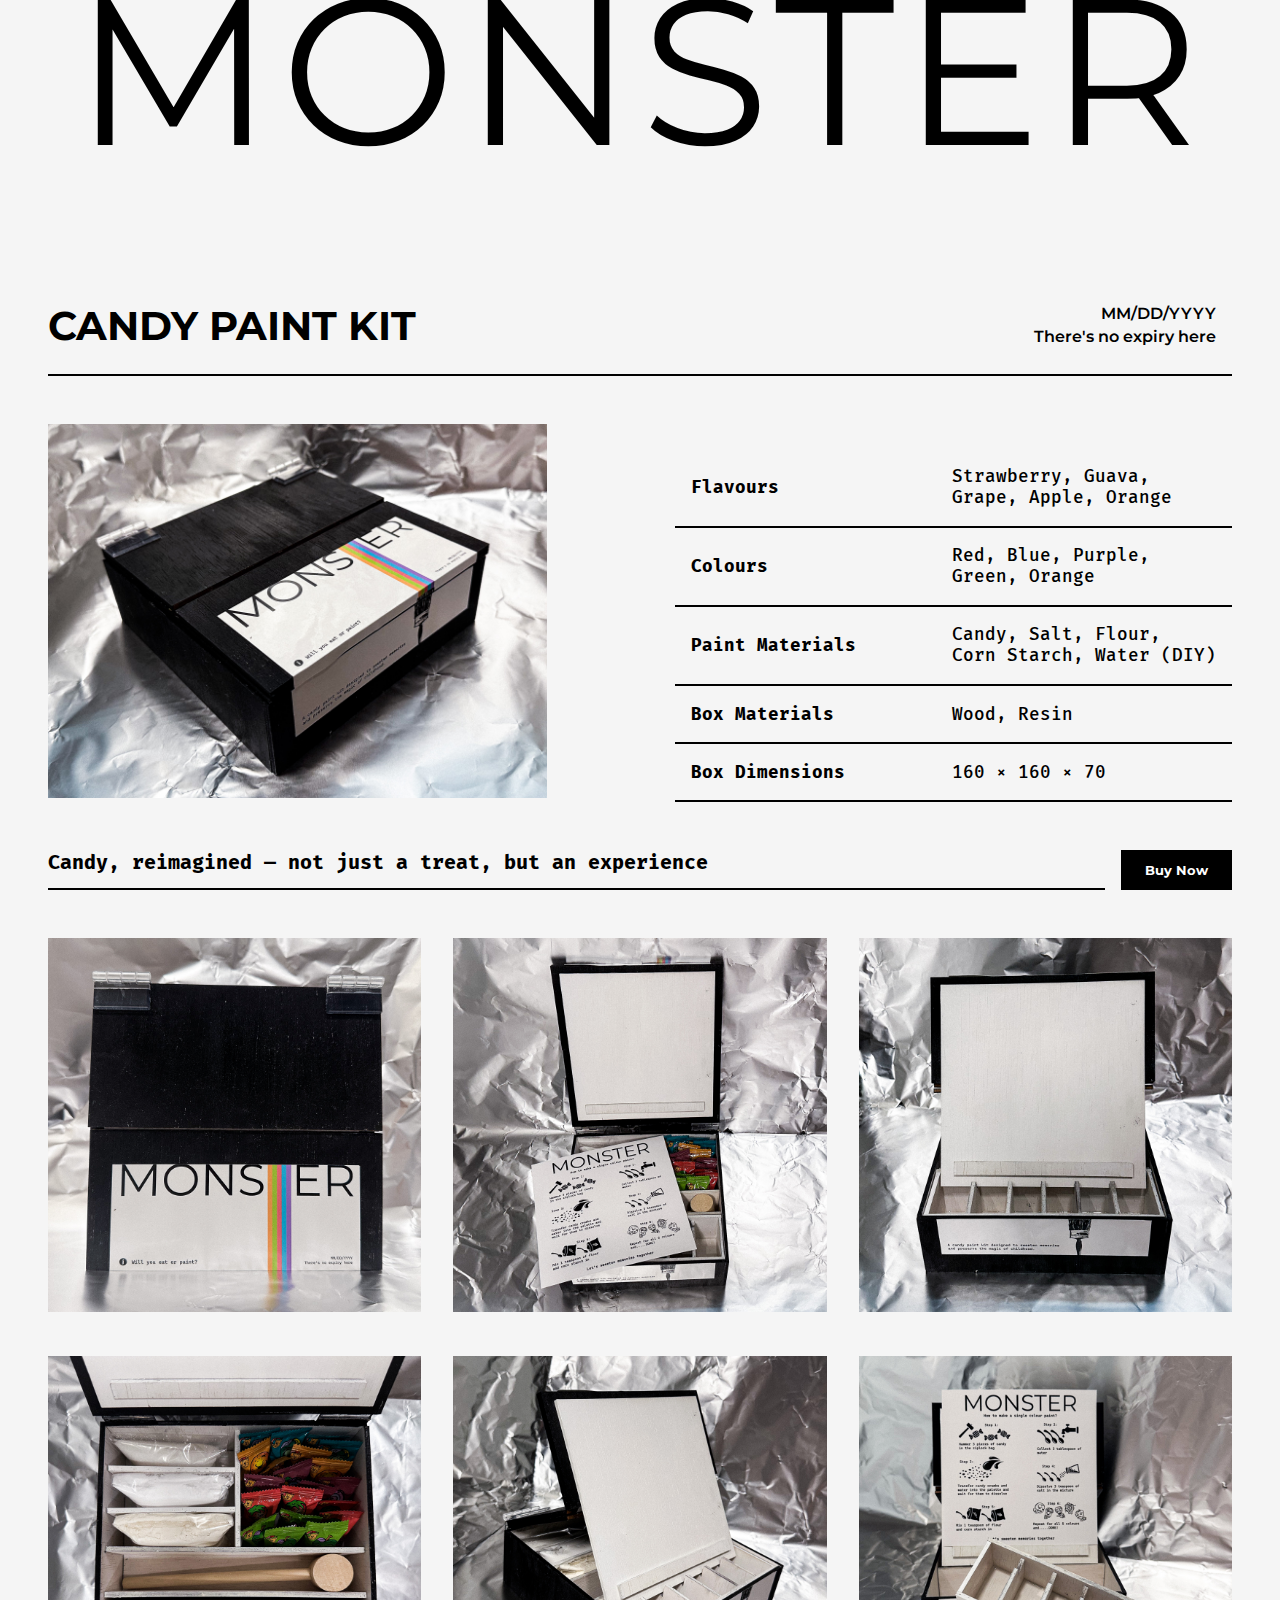
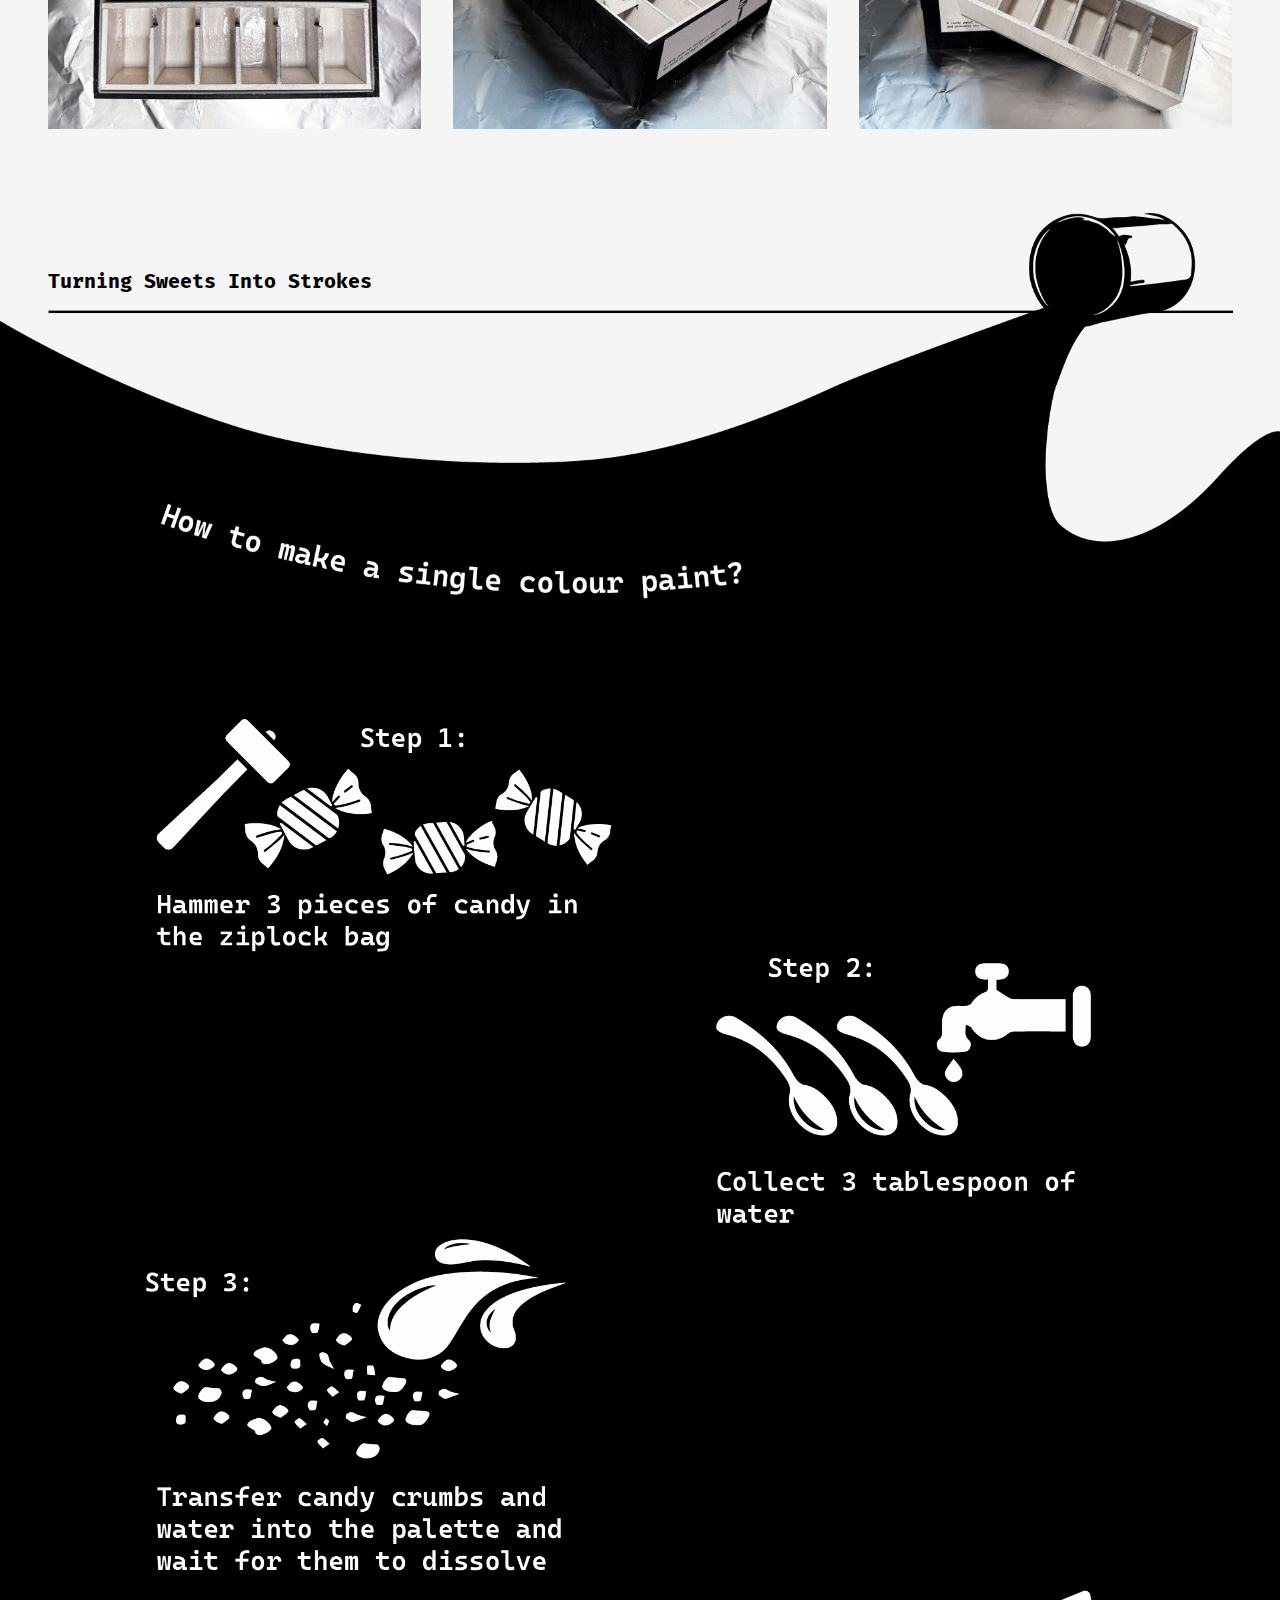
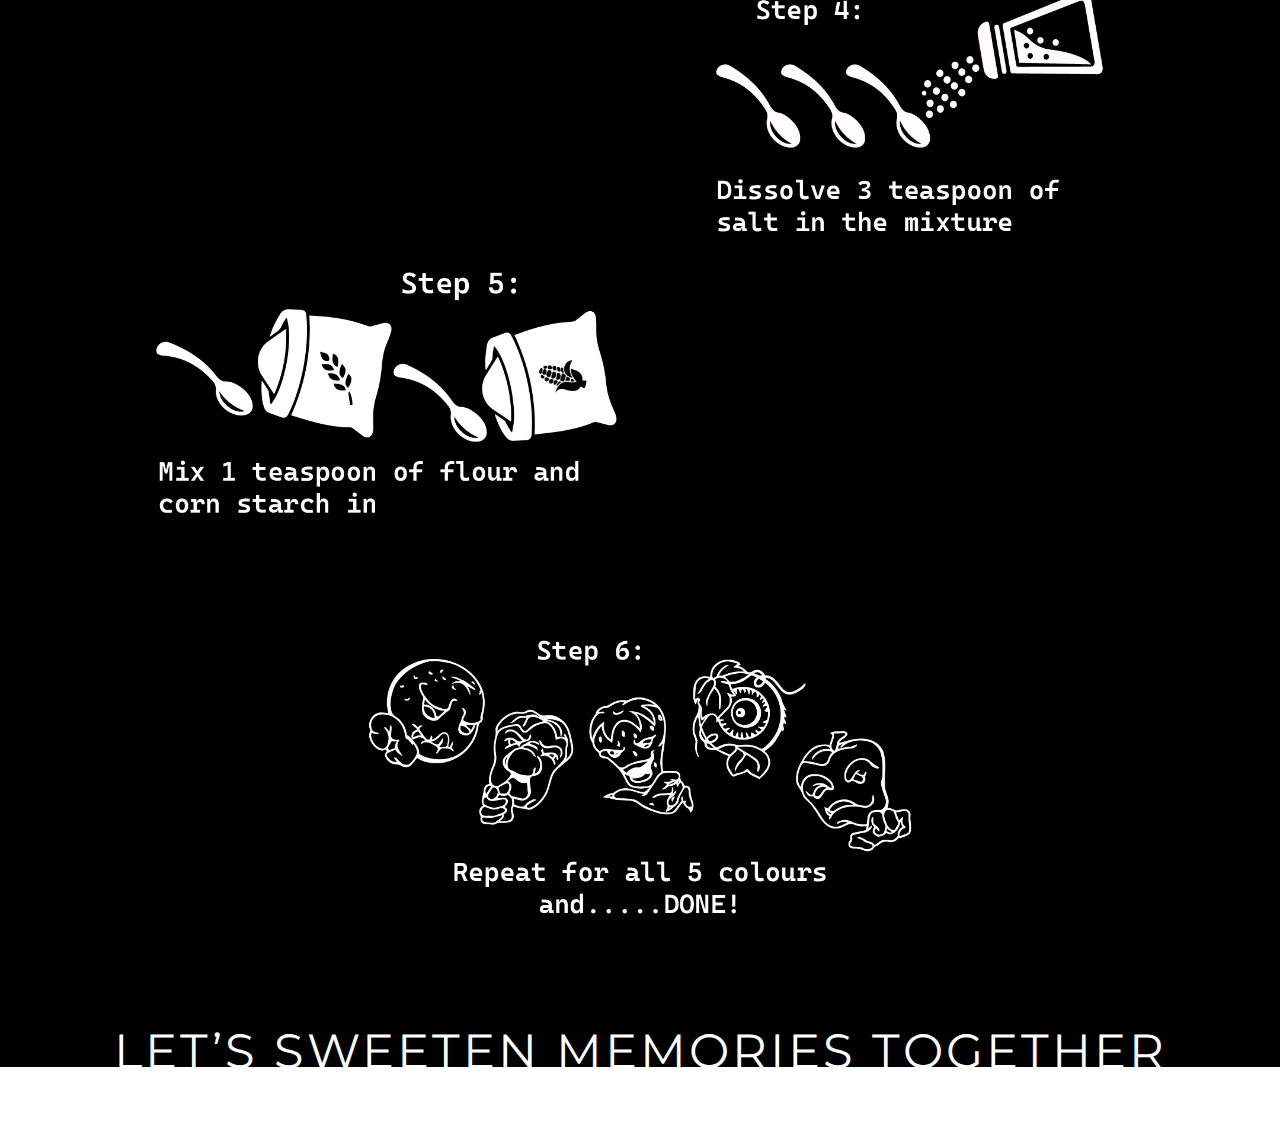
<file: purchase.html>
<!DOCTYPE html>
<html lang="en">
<head>
  <meta charset="UTF-8" />
  <meta name="viewport" content="width=device-width, initial-scale=1.0"/>
  <title>Candy Paint Kit</title>
  <link rel="stylesheet" href="css/style.css" />
  <link href="https://fonts.googleapis.com/css2?family=Montserrat:wght@400;700&display=swap" rel="stylesheet">
</head>
<body id="purchase-page">

  <header class="header">
    <h1 class="logo">MONSTER</h1>
  </header>

  <main class="content">

    <!-- Product Title & Date -->
    <section class="title-section">
        <div class="title-row">
          <div class="left-title">
            <h2>CANDY PAINT KIT</h2>
          </div>
          <div class="right-date">
            <p>MM/DD/YYYY<br>There's no expiry here</p>
          </div>
        </div>
        <hr class="section-divider" />
      </section>

    <!-- Main Product Image & Info -->
    <div class="wrapper">
        <section class="product-section">
          <div class="product-image">
            <img src="images/box.jpg" alt="Candy Paint Kit Box"/>
          </div>
          <div class="product-info">
            <table>
              <tr><td><strong>Flavours</strong></td><td>Strawberry, Guava,<br class="desktop-only"> Grape, Apple, Orange</td></tr>
              <tr><td><strong>Colours</strong></td><td>Red, Blue, Purple, <br class="desktop-only">Green, Orange</td></tr>
              <tr><td><strong>Paint Materials</strong></td><td>Candy, Salt, Flour, <br class="desktop-only">Corn Starch, Water (DIY)</td></tr>
              <tr><td><strong>Box Materials</strong></td><td>Wood, Resin</td></tr>
              <tr><td><strong>Box Dimensions</strong></td><td>160 × 160 × 70</td></tr>
            </table>
          </div>
        </section>
      </div> <!-- ✅ wrapper ends here -->

    <!-- Tagline + Button -->
    <section class="cta-section">
        <p>Candy, reimagined — not just a treat, but an experience</p>
      
        <div class="btn-line-wrapper">
          <hr class="btn-line" />
          <button class="buy-btn">Buy Now</button>
        </div>
      </section>

    <!-- Image Gallery -->
    <section class="gallery">
      <div class="gallery-item"><img src="images/top.jpg" alt="Top"><p></p></div>
      <div class="gallery-item"><img src="images/front.jpg" alt="Front"><p></p></div>
      <div class="gallery-item"><img src="images/side.jpg" alt="Side"><p></p></div>
      <div class="gallery-item"><img src="images/demo1.jpg" alt="Demo"><p></p></div>
      <div class="gallery-item"><img src="images/demo2.jpg" alt="Demo"><p></p></div>
      <div class="gallery-item"><img src="images/demo3.jpg" alt="Demo"><p></p></div>
      
    </section>

    <p class="line-title">Turning Sweets Into Strokes</p>

    <div class="full-width-image">
      <div class="line-title-wrapper">
        <hr class="curve-top-line">
      </div>
      <img src="images/curve2.png" class="curve-divider" />
    </div>
  


   <!-- SECTION: Candy Paint Instructions -->
   <section class="instructions-section">
  
    <!-- Replaced Steps Grid + Faces with one image -->
    <div class="steps-image-wrapper">
      <img src="images/steps.png" alt="Candy Paint Instructions" class="steps-full-img">
    </div>
  
  </section>
  <header class="ender">
    <h1 class="ending">LET’S SWEETEN MEMORIES TOGETHER</h1>
  </header>

  <div class="back-home-wrapper">
    <a href="index.html" class="back-home-btn"> Back to Home</a>
  </div>


  </main>

</body>
</html>
</file>
<file: css/style.css>
@import url('https://fonts.googleapis.com/css2?family=Cinzel:wght@400..900&family=Fira+Mono:wght@400;500;700&family=Montserrat:ital,wght@0,100..900;1,100..900&display=swap');

* {
  margin: 0;
  padding: 0;
}

.fullscreen {
  position: fixed;
  top: 0;
  left: 0;
  width: 100vw;
  height: 100vh;
  margin: 0;
  padding: 0;
  overflow: hidden; /* Prevent scroll bars */
}

body {
  /* font-family: Arial, sans-serif; */
  margin: 0;
  padding: 0;
  background-color: #f5f5f5;
}

/* .sketch-container {
  background: white;
  border-radius: 8px;
  box-shadow: 0 2px 4px rgba(0,0,0,0.1);
  padding: 20px;
  margin-bottom: 30px;
} */

#sketch1-container {
  width: 100%;
  height: calc(150vh + 200px);
  margin: 0;
  padding: 0;
  overflow: hidden;
}

/* #sketch2-container {
  width: 100vw;
  height: calc(120vh);
  margin: 0;
  padding: 0;
  overflow: hidden;
} */

.sketch-container h2 {
  color: #333;
  margin-top: 0;
}

/* Make sure the sketch container allows positioning */
.background-container {
  position: relative;
  width: 100%;
  height: 100vh;
  overflow: hidden;
}

/* Ensure p5 canvas is in the background */
.background-container canvas {
  position: absolute !important;
  top: 0;
  left: 0;
  width: 100% !important;
  height: 100% !important;
  z-index: 0;
}

.linebucket {
  width: 100%;
  height: 3px;
  background-color: black;
  border: none;
  margin-top: 1.5rem;
  z-index: 5;
  position: absolute; /* <-- Add this */
}



.painttext {
  text-align: left;
  margin-top:4rem; /* adjust as needed */
  margin-left: 2.5rem;
  font-family: "Fira Mono", monospace;
  font-size: 2.2rem;
  font-weight: bold;
  color: black; /* match your background */
  z-index: 5;
  position: relative;
}



br.mobile-only {
  display: none;
}

/* Position hover content over canvas */
.hover-content {
  position: relative;
  z-index: 2;
  height: 100%;
  pointer-events: none; /* allows canvas to remain interactive if needed */
}

/* Arc layout using flex + transform */
.arc-layout {
  display: flex;
  justify-content: center;
  align-items: center;
  gap: 0.5rem;
  padding-top: 10vh; /* move the group up */
  padding-left: 2rem;
  padding-right: 2rem;
}

.image-hover {
  position: relative;
  width: 300px; /* Try 160-200px depending on your image quality */
  height: auto;
  pointer-events: auto;
}
/* Create arc with slight vertical offsets */
.arc-layout .image-hover:nth-child(1) { transform: translateY(-60px); }
.arc-layout .image-hover:nth-child(2) { transform: translateY(90px); }
.arc-layout .image-hover:nth-child(3) { transform: translateY(0); }
.arc-layout .image-hover:nth-child(4) { transform: translateY(-50px); }
.arc-layout .image-hover:nth-child(5) { transform: translateY(40px); }

.default-img,
.hover-img {
  width: 100%;
  height: auto;
  display: block;
}

.hover-img {
  position: absolute;
  top: 0;
  left: 0;
  opacity: 0;
  transition: opacity 0.3s ease;
  z-index: 3;
}

.image-hover:hover .hover-img {
  opacity: 1;
}

#sketch3-container {
  width: 100%;
  height: 130vh; /* Or whatever height you prefer */
  position: relative;
  overflow: hidden;
  background-color: #000000;
}

#sketch4-container {
  width: 100%;
  height: 100vh; /* Or whatever height you prefer */
  position: relative;
  overflow: hidden;
  background-color: #000000;
  z-index: 0;
}

/* Base container for all overlay text */
.text {
  position: absolute;
  font-family: 'Montserrat', sans-serif;
  font-size: 9rem;
  color: white;
  transform: translateY(-30%);
  display: flex;
  justify-content: space-between;
  margin: 0;
  padding: 0 0vw;
  letter-spacing: 2px;
  pointer-events: none;
  z-index: 2;
}

/* Top right text */
.top-right {
  top: 2rem;
  right: 2rem;
  font-size: 15rem;
  text-align: right;
}

/* Bottom left wrapper (for text + button) */
.bottom-left {
  top: 15rem;
  left: 2rem;
  display: flex;
  align-items: flex-end;
  gap: 1.5rem;
  pointer-events: none;
}

/* The SWEETER text itself */
.sweeter-text {
  font-size: 15rem;
  margin: 0;
  pointer-events: none;
}

/* The clickable image button */
.sweet-button {
  width: 50px;
  height: 50px;
  pointer-events: auto;
  cursor: pointer;
  /* Optional nudge for perfect vertical alignment */
  transform: translateY(-50%);
}

.button-link {
  pointer-events: auto;
}



#purchase-page{
  *{
    margin: 0;
    padding: 0;
  }

  .header {
    text-align: center;
    padding: 0 0vw;
    margin: 0;
    transform: translateY(-22%);
  }

  .logo {
    font-family: 'Montserrat', sans-serif;
    font-size: 14rem;
    font-weight: 400;
    letter-spacing: 8px;
  }

  .title-section {
    display: flex;
    flex-direction: column;
    padding: 3rem;
    font-family: 'Montserrat', sans-serif;
    font-weight: 600;
  }
  
  .title-row {
    display: flex;
    justify-content: space-between;
    align-items: center;
    width: 100%;
  }
  
  .left-title h2 {
    font-size: 2.5rem;
    margin: 0;
  }
  
  .right-date {
    text-align: right;
    font-size: 1rem;
    line-height: 1.4;
    padding-right: 1rem;
  }
  
  .section-divider {
    width: 100%;
    height: 2px;
    background-color: black;
    border: none;
    margin-top: 1.5rem;
  }

  .product-section {
    display: flex;
    justify-content: space-between;  /* Pushes image and table apart */
    align-items: flex-end;         /* Aligns tops */
    gap: 3rem;                       /* Controls spacing between image and table */
    padding: 0 3rem;
    flex-wrap: wrap;                 /* Keeps it responsive */
  }
  .product-image img {
    max-width: 39vw;
    width: 300%;
  }
  .product-info table {
    font-family: 'Fira Mono', monospace;
    border-collapse: collapse;
  }
  .product-info td {
    padding: 1.25rem 1rem;
    border-bottom: 2px solid black;
  }
  .product-info td:first-child {
    padding-right: 6rem; /* Increase spacing between title and content */
    white-space: nowrap; /* Optional: keeps titles on one line */
    font-weight: 700; /* title column */
    font-size: 1.25rem;
  }
  .product-info td:last-child {
    font-weight: 500; /* content column */
    font-size: 1.25rem;
  }

  .cta-section {
    margin-top: 3rem;
    margin-left: 3rem;
    font-family: 'Fira Mono', monospace;
    font-size: 1.25rem;
    font-weight: 700;
    text-align: left;
  }
  
  .btn-line-wrapper {
    display: flex;
    align-items: flex-end;
    justify-content: space-between;
    gap: 1rem;
    margin-top: -0.5rem; /* 🔼 Pull everything up slightly */
  }
  
  .btn-line {
    flex: 1;
    height: 2px;
    background-color: black;
    border: none;
    margin: 0;
    margin-top: -5rem;
  }
  
  .buy-btn {
    padding: 0.75rem 1.5rem;
    background: black;
    color: white;
    font-family: 'Montserrat', sans-serif;
    font-weight: bold;
    border: none;
    cursor: pointer;
    white-space: nowrap; /* Keeps the button text in one line */
    margin-top: -1rem;
    margin-right: 3rem;
  }
  
  .gallery {
    display: grid;
    grid-template-columns: repeat(3, 1fr);
    gap: 2rem;
    padding: 3rem;
    margin-bottom: 5rem;
  }
  .gallery-item {
    text-align: center;
  }
  .gallery-item img {
    width: 100%;
    max-width: 600px;
  }
  .gallery-item p {
    margin-top: 0.5rem;
    font-family: 'Fira Mono', monospace;
  }


  .full-width-image {
    width: 100%;
    margin-top: 3rem;
    position: relative;
  }

  .line-title-wrapper {
    text-align: left;
    margin-bottom: 1rem;
  }
  
  .line-title {
    font-family: 'Fira Mono', monospace;
    font-size: 1.25rem;
    font-weight: 700;
    margin-left: 3rem;
    margin-bottom: -8rem;
    z-index: 0;
  }

  .curve-top-line {
    position: absolute;
    top: 22%;
    height: 2px;
    width: calc(100% - 6rem); /* subtracting 3rem from both sides */
    margin: 0 3rem;
    background-color: black;
    z-index: 0;
  }

  
  .curve-divider {
    display: block;
    width: 100%;
    height: auto;
    object-fit: cover;
    position: relative;
    z-index: 1; /* Above the line */
  }

/* SECTION: Instructions */
.instructions-section {
  background-color: #000;
  color: #fff;
  padding: 4rem 2rem 2rem;
  text-align: center;
  font-family: 'Fira Mono', monospace;
}

.steps-image-wrapper {
  text-align: center;
  margin-bottom: 2rem;
}

.steps-full-img {
  width: 100%;
  max-width: 62rem; /* Or whatever works best */
  height: auto;
}

.ender {
  text-align: center;
  padding: 0 0vw;
  margin: 0;
  transform: translateY(0%);
  background-color: #000;
  color: #fff;
}

.ending {
  font-family: 'Montserrat', sans-serif;
  font-size: 3.65rem;
  font-weight: 400;
  letter-spacing: 3px;
  transform: translateY(22%);
}

.back-home-wrapper {
  margin: 0rem 0 0rem;
}

.back-home-btn {
  font-family: 'Fira Mono', monospace;
  font-size: 1.5rem;
  text-decoration: none;
  color: white;
  background-color: white;
  padding: 1rem 0;
  border: none;
  border-radius: 0;
  display: block;         /* Make it a block-level element */
  width: 100%;           /* Full viewport width */
  text-align: center;     /* Center the text */
  transition: background-color 0.3s ease;
}

.back-home-btn:hover {
  background-color: #000000;
}


}
  



@media (max-width: 768px) {
  .arc-layout {
    flex-direction: column;
    align-items: center;
    justify-content: center;
    margin-top: 0.1vh;
    height: auto;
    gap: 1.25rem;
  }

  .image-hover {
    width: 120px;
    height: auto;
  }

  .arc-layout .image-hover:nth-child(1) { transform: translateX(20px); }
  .arc-layout .image-hover:nth-child(2) { transform: translateX(-50px); }
  .arc-layout .image-hover:nth-child(3) { transform: translateX(0); }
  .arc-layout .image-hover:nth-child(4) { transform: translateX(50px); }
  .arc-layout .image-hover:nth-child(5) { transform: translateX(-30px); }

  .painttext p {
    font-size: 1.25rem;
    margin-top: -4rem;
  }

  br.mobile-only {
    display: block;
  }

  .top-right {
    font-size: 3rem;
    padding-top: 9rem;
  }

  .sweeter-text {
    font-size: 3rem;
  }

  .sweet-button {
    width: 36px;
    height: 36px;
    transform: translateY(70%);
  }

  .bottom-left {
    gap: 1rem;
  }

  #purchase-page{

    *{
      margin: 0;
      padding: 0;
    }
    .header {
      text-align: center;
      padding: 0 0vw;
      margin: 0;
      transform: translateY(-22%);
    }
  
    .logo {
      font-size: 4.5rem;
      font-weight: 400;
      letter-spacing: 6px;
    }
  
    .title-row {
      flex-direction: column;
      align-items: center;
      text-align: center;
      gap: 0.75rem;
    
    }

    .product-image img {
      max-width: 77vw;
      width: 300%;
      align-content: center;
    }
  
    .left-title h2 {
      font-size: 1.25rem;
      text-align: center;
    }
  
    .right-date {
      text-align: center;
      padding: 0;
      font-size: 0.75rem;
    }
  
    .section-divider {
      width: 100%;
      margin: 1rem auto;
    }

    .product-section {
      padding: 0 3rem;
      gap: 0.75rem; 
    }

    .product-info td {
      padding: 0.75rem 0.25rem;
      border-bottom: 2px solid black;
    }

    .product-info td:first-child {
      padding-right: 1rem; /* Increase spacing between title and content */
      white-space: nowrap; /* Optional: keeps titles on one line */
      font-weight: 700; /* title column */
      font-size: 0.85rem;
    }

    .product-info td:last-child {
      font-weight: 500; /* content column */
      font-size: 0.85rem;
    }

    .cta-section {
      margin-top:2rem;
      margin-left: 3rem;
      margin-right: 3rem;
      font-family: 'Fira Mono', monospace;
      font-size: 1rem;
      font-weight: 700;
      text-align: center;
    }
    
    .btn-line-wrapper {
      display: flex;
      align-items: flex-end;
      justify-content: space-between;
      gap: 1rem;
      margin-top: -0.5rem; /* 🔼 Pull everything up slightly */
    }
    
    .btn-line {
      flex: 1;
      height: 2px;
      background-color: black;
      border: none;
      margin: 0;
      margin-top: 3rem;
      
    }
    
    .buy-btn {
      padding: 0.5rem 1rem;
      margin-top: -1rem;
      margin-right:0rem;
      align-content: center;
    }

    .gallery {
      display: grid;
      grid-template-columns: repeat(2, 1fr);
      gap: 1rem;
      padding: 3rem;
      margin-bottom: 1rem;
    }
    .gallery-item p {
      margin-top: 0.5rem;
      font-family: 'Fira Mono', monospace;
    }

    .line-title-wrapper {
      text-align: left;
      margin-bottom: 1rem;
    }
    
    .line-title {
      font-family: 'Fira Mono', monospace;
      font-size: 1rem;
      margin-left: 3rem;
      margin-bottom: -4rem;
    }

    .instructions-section {
      background-color: #000;
      color: #fff;
      padding: 1rem 2rem 2rem;
      transform: translateY(-1%);
    }
    
    .steps-full-img {
      width: 100%;
      max-width: 20rem; /* Or whatever works best */
      height: auto;
    }

    .ender {
      transform: translateY(-53%);
    }
    
    .ending {
      font-family: 'Montserrat', sans-serif;
      font-size: 1rem;
      font-weight: 400;
      letter-spacing: 3px;
      transform: translateY(22%);
    }

    .back-home-wrapper {
      margin: 0rem 0 0rem;
      transform: translateY(-10%);
    }
    
    .back-home-btn {
      font-family: 'Fira Mono', monospace;
      font-size: 1rem;
      text-decoration: none;
      color: white;
      background-color: white;
      padding: 0.5rem 0;
      border: none;
      border-radius: 0;
      display: block;         /* Make it a block-level element */
      width: 100%;           /* Full viewport width */
      text-align: center;     /* Center the text */
      transition: background-color 0.3s ease;
    }
    
    .back-home-btn:hover {
      background-color: #000000;
    }




  }


  
  
} /* 👈 Close first media query properly */

/* ✅ Now start the iPad/tablet view */
@media (min-width: 768px) and (max-width: 1280px) {
  .painttext p {
    font-size: 1.75rem;
    margin-top: -1rem;
  }

  /* br.mobile-only {
    display: block;
  } */

  .top-right {
    font-size: 8rem;
    padding-top: 6rem;
  }

  .sweeter-text {
    font-size: 8rem;
  }

  .sweet-button {
    width: 42px;
    height: 42px;
    transform: translateY(10%);
  }

  .bottom-left {
    gap: 1.2rem;
  }

  #purchase-page{

    .header {
      text-align: center;
      padding: 0 0vw;
      margin: 0;
      transform: translateY(-22%);
    }
  
    .logo {
      font-family: 'Montserrat', sans-serif;
      font-size: 13rem;
      font-weight: 400;
      letter-spacing: 8px;
    }

    .product-section {
      padding: 0 3rem;
    }

    .product-info td {
      padding: 1.1rem 1rem;
      border-bottom: 2px solid black;
    }

    .product-info td:first-child {
      padding-right: 5rem; /* Increase spacing between title and content */
      white-space: nowrap; /* Optional: keeps titles on one line */
      font-weight: 700; /* title column */
      font-size: 1.1rem;
    }

    .product-info td:last-child {
      font-weight: 500; /* content column */
      font-size: 1.1rem;
    }

    .ending {
      font-family: 'Montserrat', sans-serif;
      font-size: 3rem;
      font-weight: 400;
      letter-spacing: 3px;
      transform: translateY(22%);
    }
  }
}

@media (min-width: 1400px) {

  #purchase-page{

    *{
      margin: 0;
      padding: 0;
    }
    .header {
      text-align: center;
      padding: 0 0vw;
      margin: 0;
      transform: translateY(-22%);
    }
  
    .logo {
      font-family: 'Montserrat', sans-serif;
      font-size: 22rem;
      font-weight: 400;
      letter-spacing: 8px;
    }

    .left-title h2 {
      font-size: 3.5rem;
      margin: 0;
    }
    
    .right-date {
      text-align: right;
      font-size: 1.5rem;
      line-height: 1.4;
      padding-right: 1rem;
    }

    .product-section {
      padding: 0 3.5rem;
    }

    .product-info td {
      padding: 1.5rem 1rem;
      border-bottom: 2px solid black;
    }

    .product-info td:first-child {
      padding-right: 6rem; /* Increase spacing between title and content */
      white-space: nowrap; /* Optional: keeps titles on one line */
      font-weight: 700; /* title column */
      font-size: 2.2rem;
    }

    .product-info td:last-child {
      font-weight: 500; /* content column */
      font-size: 2.2rem;
    }

    .cta-section {
      margin-top: 4rem;
      font-size: 2.2rem;
    }

    .btn-line-wrapper {
      margin-top: -1.5rem; /* 🔼 Pull everything up slightly */
    }
    

    .buy-btn {
      padding: 1.2rem 2.5rem;
      font-size: 20px;
    }

    .line-title {
      font-size: 2.2rem;
      margin-bottom: -10rem;
    }

    .steps-full-img {
       max-width: 85rem; /* Or whatever works best */
     }

    
    .ending {
      font-family: 'Montserrat', sans-serif;
      font-size: 5.65rem;
      font-weight: 400;
      letter-spacing: 3px;
      transform: translateY(22%);
    }
    
    

  }

}
</file>
